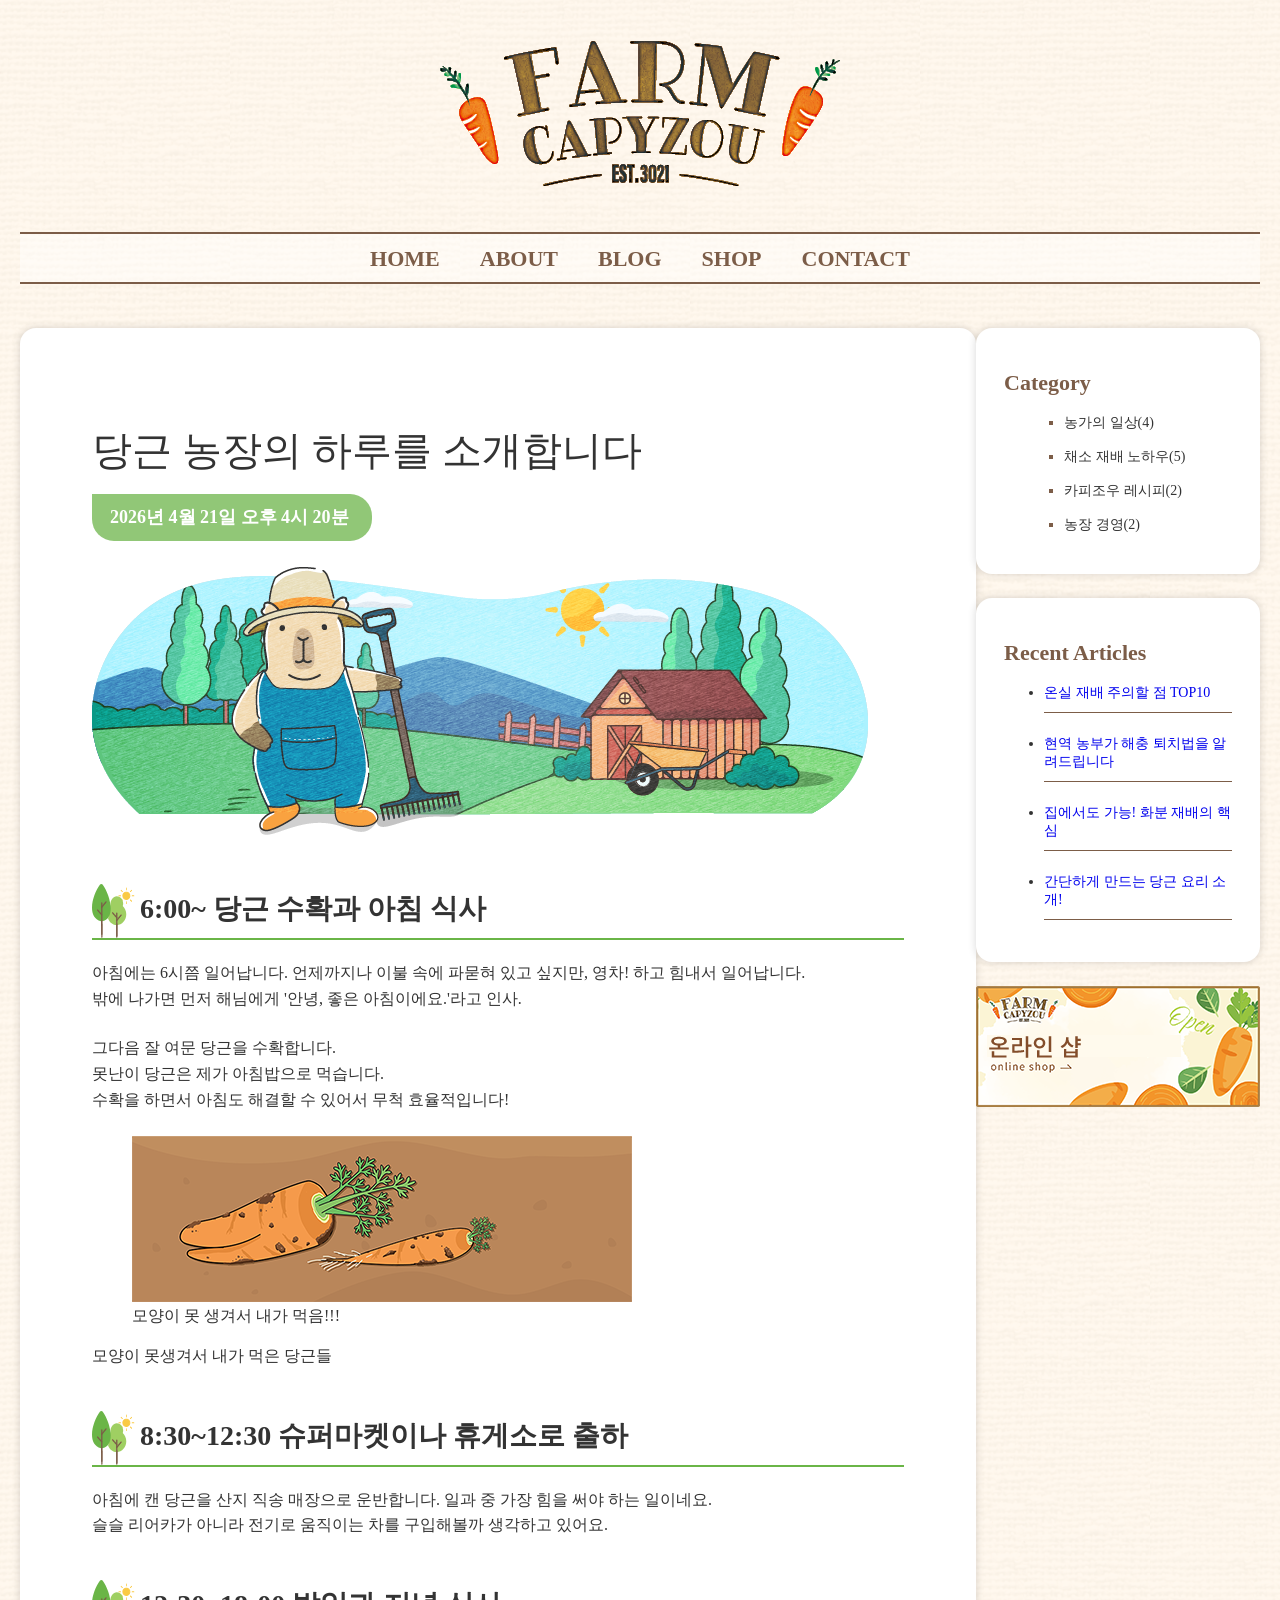
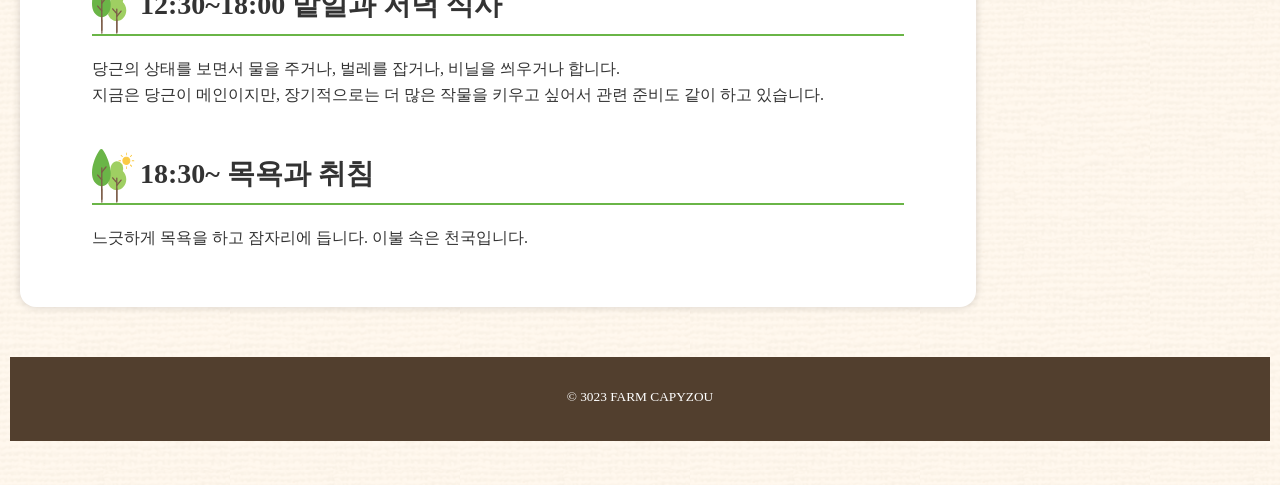
<file: index.html>
<!doctype html>
<html lang="ko">
  <head>
    <meta charset="UTF-8" />
    <link rel="stylesheet" href="./css/style.css" />
    <title>FARM CAPYZOU</title>
  </head>
  <body>
    <header>
      <h1><img src="./css/assets/logo.png" alt="FARM CAPYZOU" /></h1>
      <nav>
        <ul>
          <li><a href="#">HOME</a></li>
          <li><a href="#">ABOUT</a></li>
          <li><a href="#">BLOG</a></li>
          <li><a href="#">SHOP</a></li>
          <li><a href="#">CONTACT</a></li>
        </ul>
      </nav>
    </header>
    <div>
      <main>
        <article>
          <h2>당근 농장의 하루를 소개합니다</h2>
          <p class="postDate" >
            <time datetime="2026-04-21T16:20">
              <!-- 내가 만든 등록일시 -->
              2026년 4월 21일 오후 4시 20분
            </time>
          </p>
          <p class="eyecatch">
            <img
              src="./css/assets/eyecatch.png"
              alt="농원에 있는 카피조우 그림"
            />
          </p>
          
          <h3>6:00~ 당근 수확과 아침 식사</h3>
          <p>
            아침에는 6시쯤 일어납니다. 언제까지나 이불 속에 파묻혀 있고 싶지만,
            영차! 하고 힘내서 일어납니다.<br />밖에 나가면 먼저 해님에게 '안녕,
            좋은 아침이에요.'라고 인사.
          </p>
          <p>
            그다음 잘 여문 당근을 수확합니다.<br />
            못난이 당근은 제가 아침밥으로 먹습니다.<br />
            수확을 하면서 아침도 해결할 수 있어서 무척 효율적입니다!<br />
          </p>
          <figure>
            <img src="./css/assets/carrots.png" alt="못난이 당근 그림" />
            <figcaption>모양이 못 생겨서 내가 먹음!!!</figcaption>
            <!-- 캡션 부연설명 -->
          </figure>
          <p>모양이 못생겨서 내가 먹은 당근들</p>
          
          <h3>8:30~12:30 슈퍼마켓이나 휴게소로 출하</h3>
          <p>
            아침에 캔 당근을 산지 직송 매장으로 운반합니다. 일과 중 가장 힘을
            써야 하는 일이네요.<br />슬슬 리어카가 아니라 전기로 움직이는 차를
            구입해볼까 생각하고 있어요.
          </p>
          
          <h3>12:30~18:00 밭일과 저녁 식사</h3>
          <p>
            당근의 상태를 보면서 물을 주거나, 벌레를 잡거나, 비닐을 씌우거나
            합니다.<br />지금은 당근이 메인이지만, 장기적으로는 더 많은 작물을
            키우고 싶어서 관련 준비도 같이 하고 있습니다.
          </p>
          
          <h3>18:30~ 목욕과 취침</h3>
          <p>느긋하게 목욕을 하고 잠자리에 듭니다. 이불 속은 천국입니다.</p>
        </article>
      </main>
      <aside>
        <nav class="categoryNav">
          <h2>Category</h2>
          <ul>
            <li><a href="#">농가의 일상(4)</a></li>
            <li><a href="#">채소 재배 노하우(5)</a></li>
            <li><a href="#">카피조우 레시피(2)</a></li>
            <li><a href="#">농장 경영(2)</a></li>
          </ul>
        </nav>
        <nav class="recentNav">
          <h2>Recent Articles</h2>
          <ul>
            <li><a href="#">온실 재배 주의할 점 TOP10</a></li>
            <li><a href="#">현역 농부가 해충 퇴치법을 알려드립니다</a></li>
            <li><a href="#">집에서도 가능! 화분 재배의 핵심</a></li>
            <li><a href="#">간단하게 만드는 당근 요리 소개!</a></li>
            <li>
              <a href="#"
                >농사지어서 먹고살 수 있을까? 제일 궁금해하는 연 수입 대공개</a
              >
            </li>
            <li><a href="#">안녕하세요. FARM CAPYZOU입니다.</a></li>
          </ul>
        </nav>

        <p>
          <a href="#"
            ><img src="./css/assets/side_banner.png" alt="온라인 샵 배너"
          /></a>
        </p>
      </aside>
    </div>
    <footer>
      <p><small>© 3023 FARM CAPYZOU</small></p>
    </footer>
  </body>
</html>
</file>
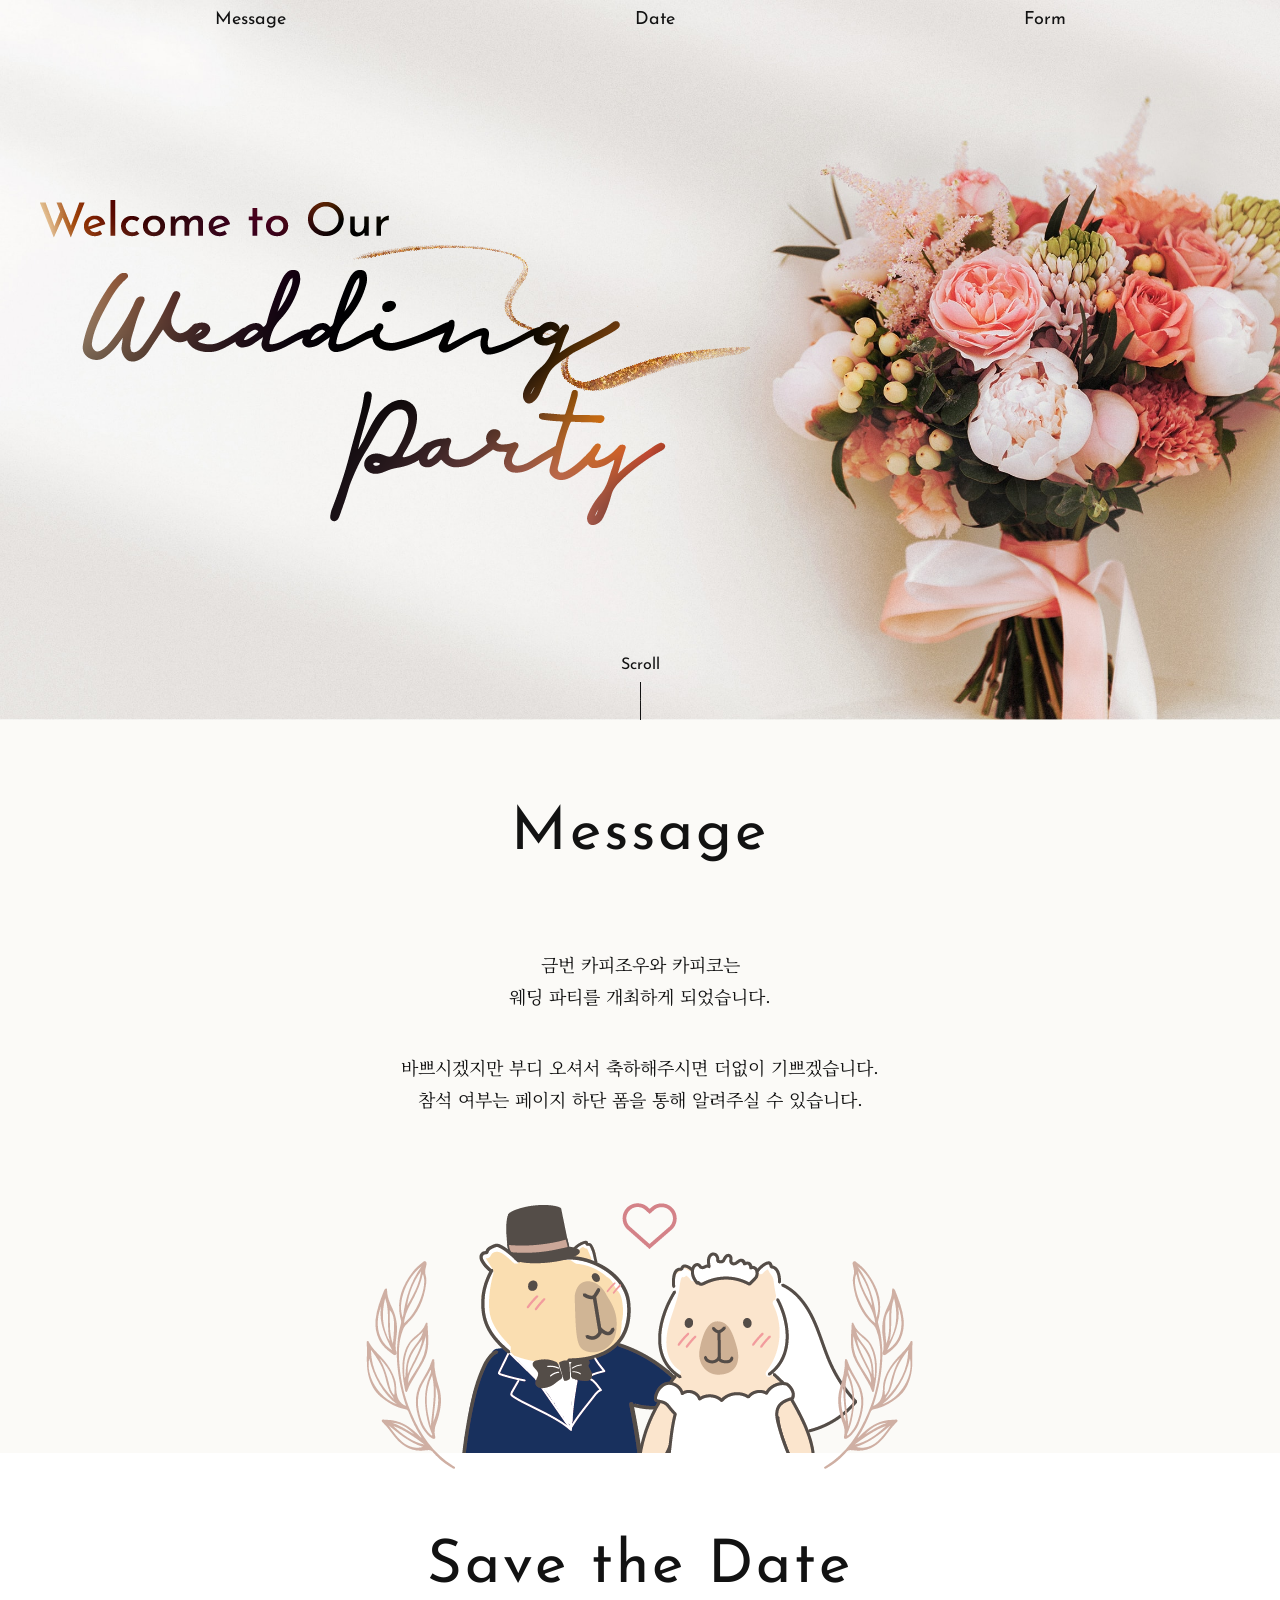
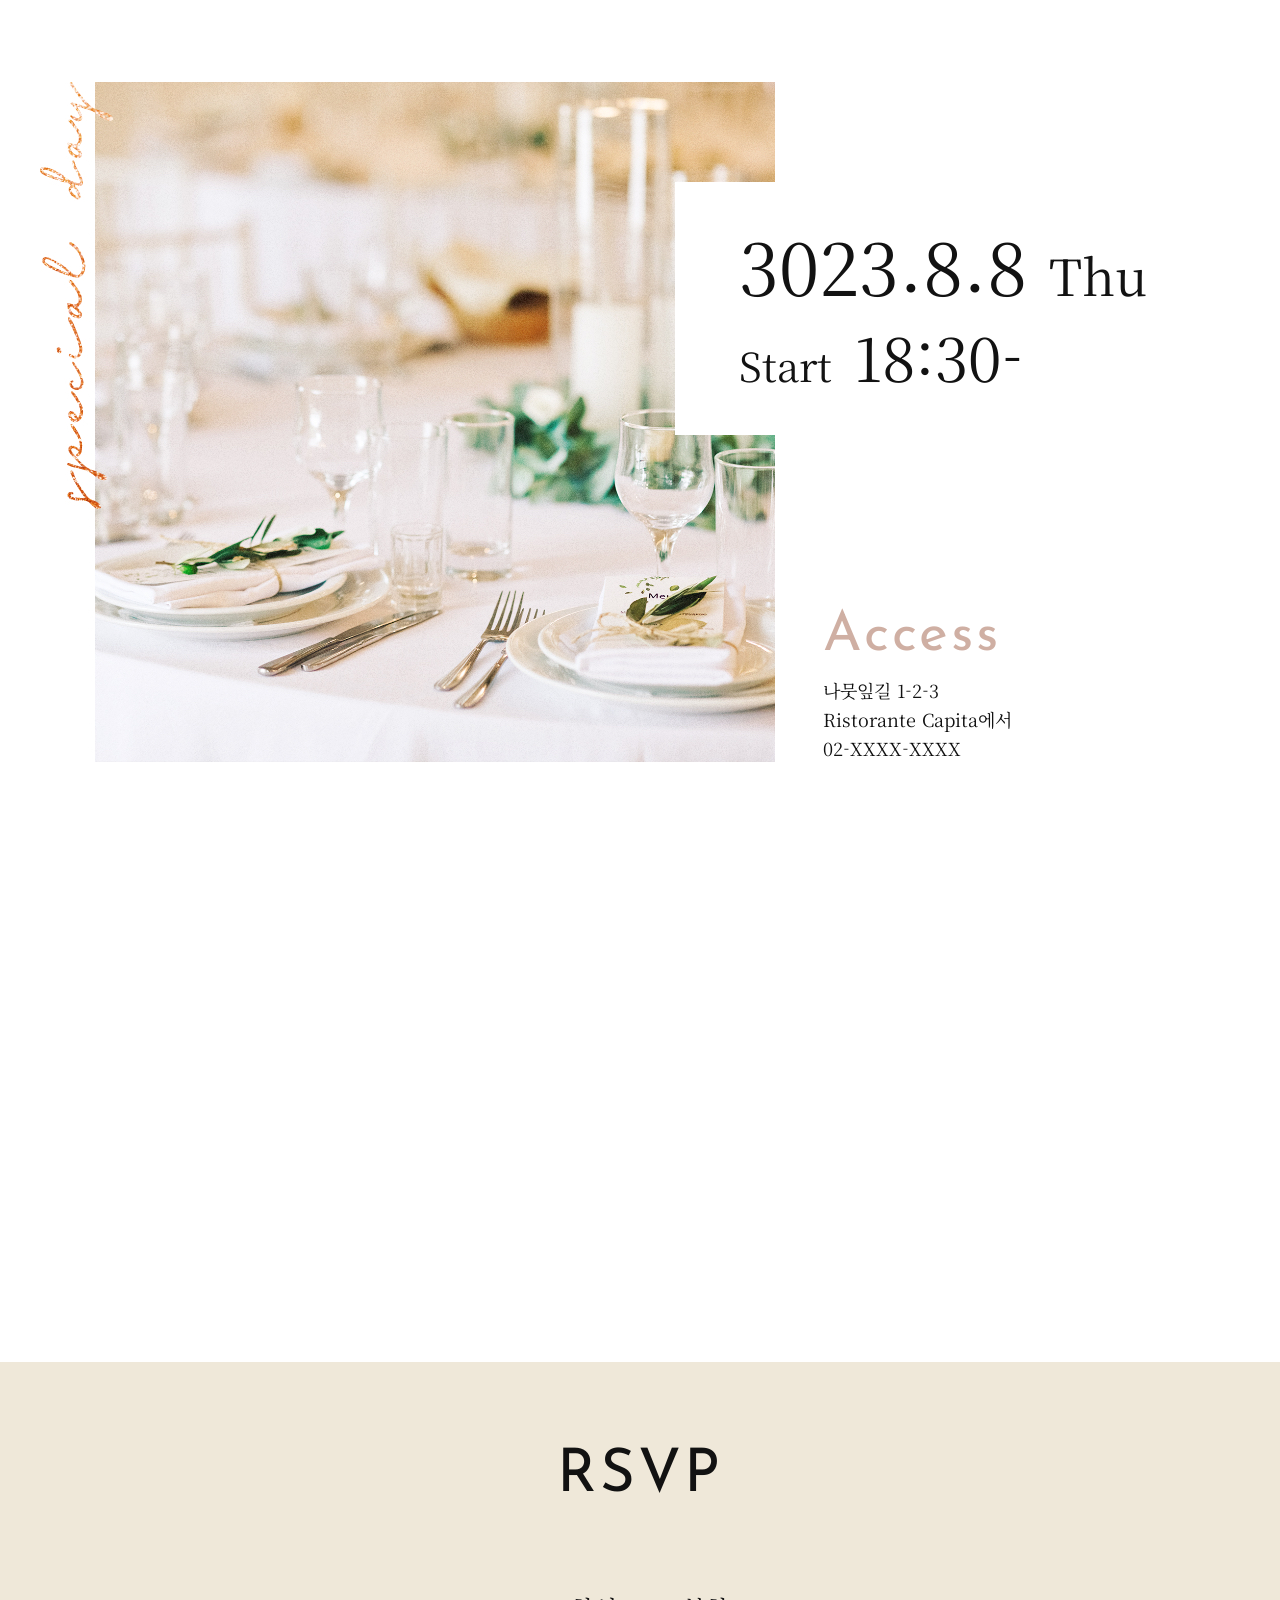
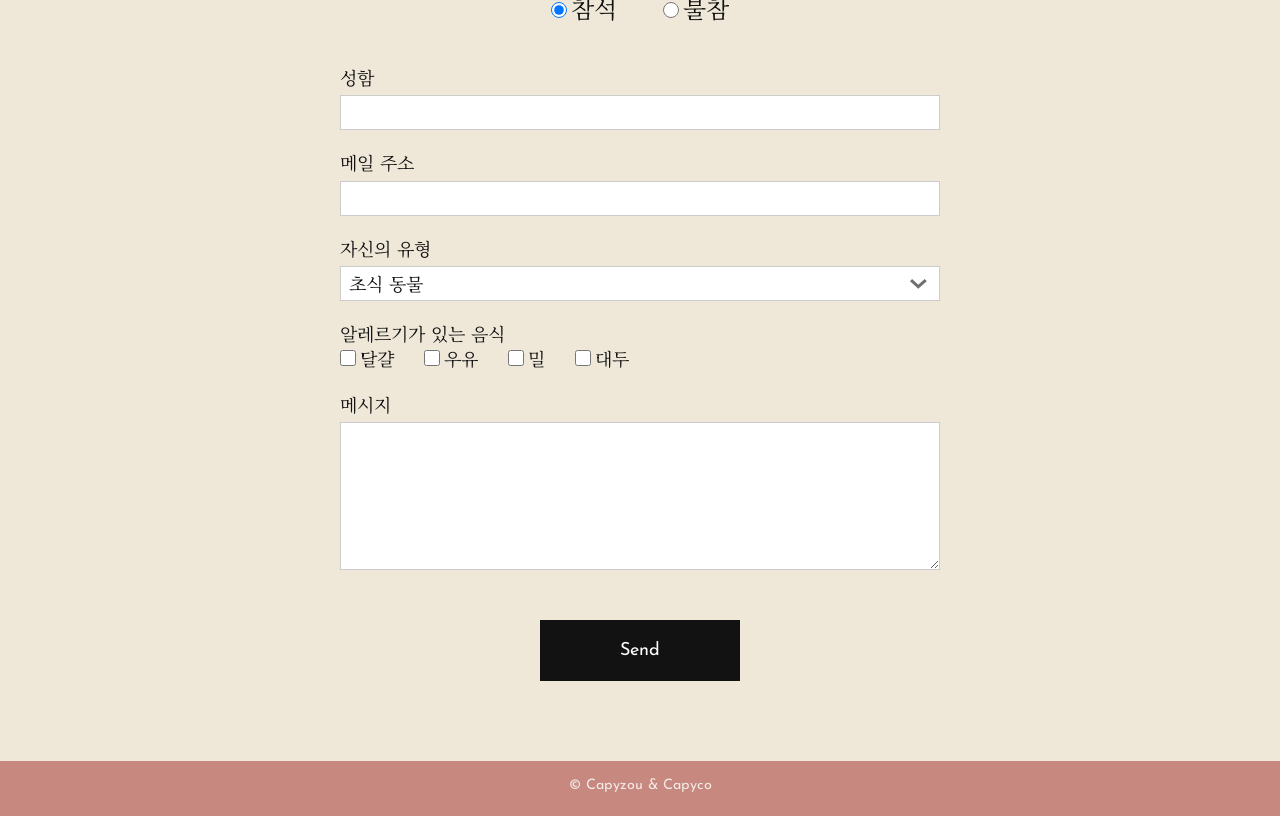
<file: work/index.html>
<!DOCTYPE html>
<html lang="ko">
  <head>
    <meta charset="UTF-8">
    <link rel="stylesheet" href="css/reset.css">
    <link rel="preconnect" href="https://fonts.googleapis.com">
    <link rel="preconnect" href="https://fonts.gstatic.com" crossorigin>
    <link href="https://fonts.googleapis.com/css2?family=Josefin+Sans&family=Noto+Serif+KR&display=swap" rel="stylesheet">
    <link rel="stylesheet" href="css/style.css">
    <title>Wedding Party Invitation</title>
  </head>
  <body>
    <header>
      <div class="innerWrap">
        <h1>
          <img src="images/hero_text.png" alt="Welcome to Our Wedding Party">
        </h1>
        <nav>
          <ul class="ffJosefin">
            <li><a href="#msgArea">Message</a></li>
            <li><a href="#dateArea">Date</a></li>
            <li><a href="#formArea">Form</a></li>
          </ul>
        </nav>
        <p class="scroll ffJosefin">Scroll<br><img src="images/bar.png" alt=""></p>
      </div>
    </header>
    <main>
      <section class="msgSec" id="msgArea">
        <div class="innerWrap">
          <h2 class="ffJosefin">Message</h2>
          <p>
            금번 카피조우와 카피코는<br>
            웨딩 파티를 개최하게 되었습니다.<br>
          </p>
          <p>
            바쁘시겠지만 부디 오셔서 축하해주시면 더없이 기쁘겠습니다.<br>
            참석 여부는 페이지 하단 폼을 통해 알려주실 수 있습니다.<br>
          </p>
          <p class="illust"><img src="images/message_img.png" alt="카피조우와 카피코"></p>
        </div>
      </section>
      <section class="dateSec" id="dateArea">
        <div class="innerWrap">
          <h2 class="ffJosefin">Save the Date</h2>
          <div class="layoutWrap">
            <p><img src="images/date_img.jpg" alt=""></p>
            <div>
              <p class="dateDetailSec">
                3023.8.8 <span class="word1">Thu</span><br>
                <span class="word2">Start</span> <span class="word3">18:30-</span>
              </p>
              <section class="accessSec">
                <h3 class="ffJosefin">Access</h3>
                <p>
                  나뭇잎길 1-2-3<br>
                  Ristorante Capita에서<br>
                  02-XXXX-XXXX<br>
                </p>
              </section>
            </div>
          </div>
        </div>
      </section>
      <section class="formSec" id="formArea">
        <div class="innerWrap">
          <h2 class="ffJosefin">RSVP</h2>
          <form action="" method="">
            <p class="attendRadio">
              <label><input type="radio" name="attend" value="참석" checked="checked">참석</label>
              <label><input type="radio" name="attend" value="불참">불참</label>
            </p>
            <p>
              성함<input type="text" name="user_name">
            </p>
            <p>
              메일 주소<input type="email" name="user_mail">
            </p>
            <p>
              자신의 유형
              <select name="user_type">
                <option value="초식 동물">초식 동물</option>
                <option value="육식 동물">육식 동물</option>
                <option value="인간">인간</option>
              </select>
            </p>
            <p class="allergyCheck">
              알레르기가 있는 음식<br>
              <label><input type="checkbox" name="allergy" value="달걀">달걀</label>
              <label><input type="checkbox" name="allergy" value="우유">우유</label>
              <label><input type="checkbox" name="allergy" value="밀">밀</label>
              <label><input type="checkbox" name="allergy" value="대두">대두</label>
            </p>
            <p>
              메시지
              <textarea name="message"></textarea>
            </p>
            <p class="submitBtn">
              <input type="submit" value="Send" class="ffJosefin">
            </p>
          </form>
        </div>
      </section>
    </main>
    <footer class="ffJosefin">
      <p><small>© Capyzou & Capyco</small></p>
    </footer>
  </body>
</html>
</file>
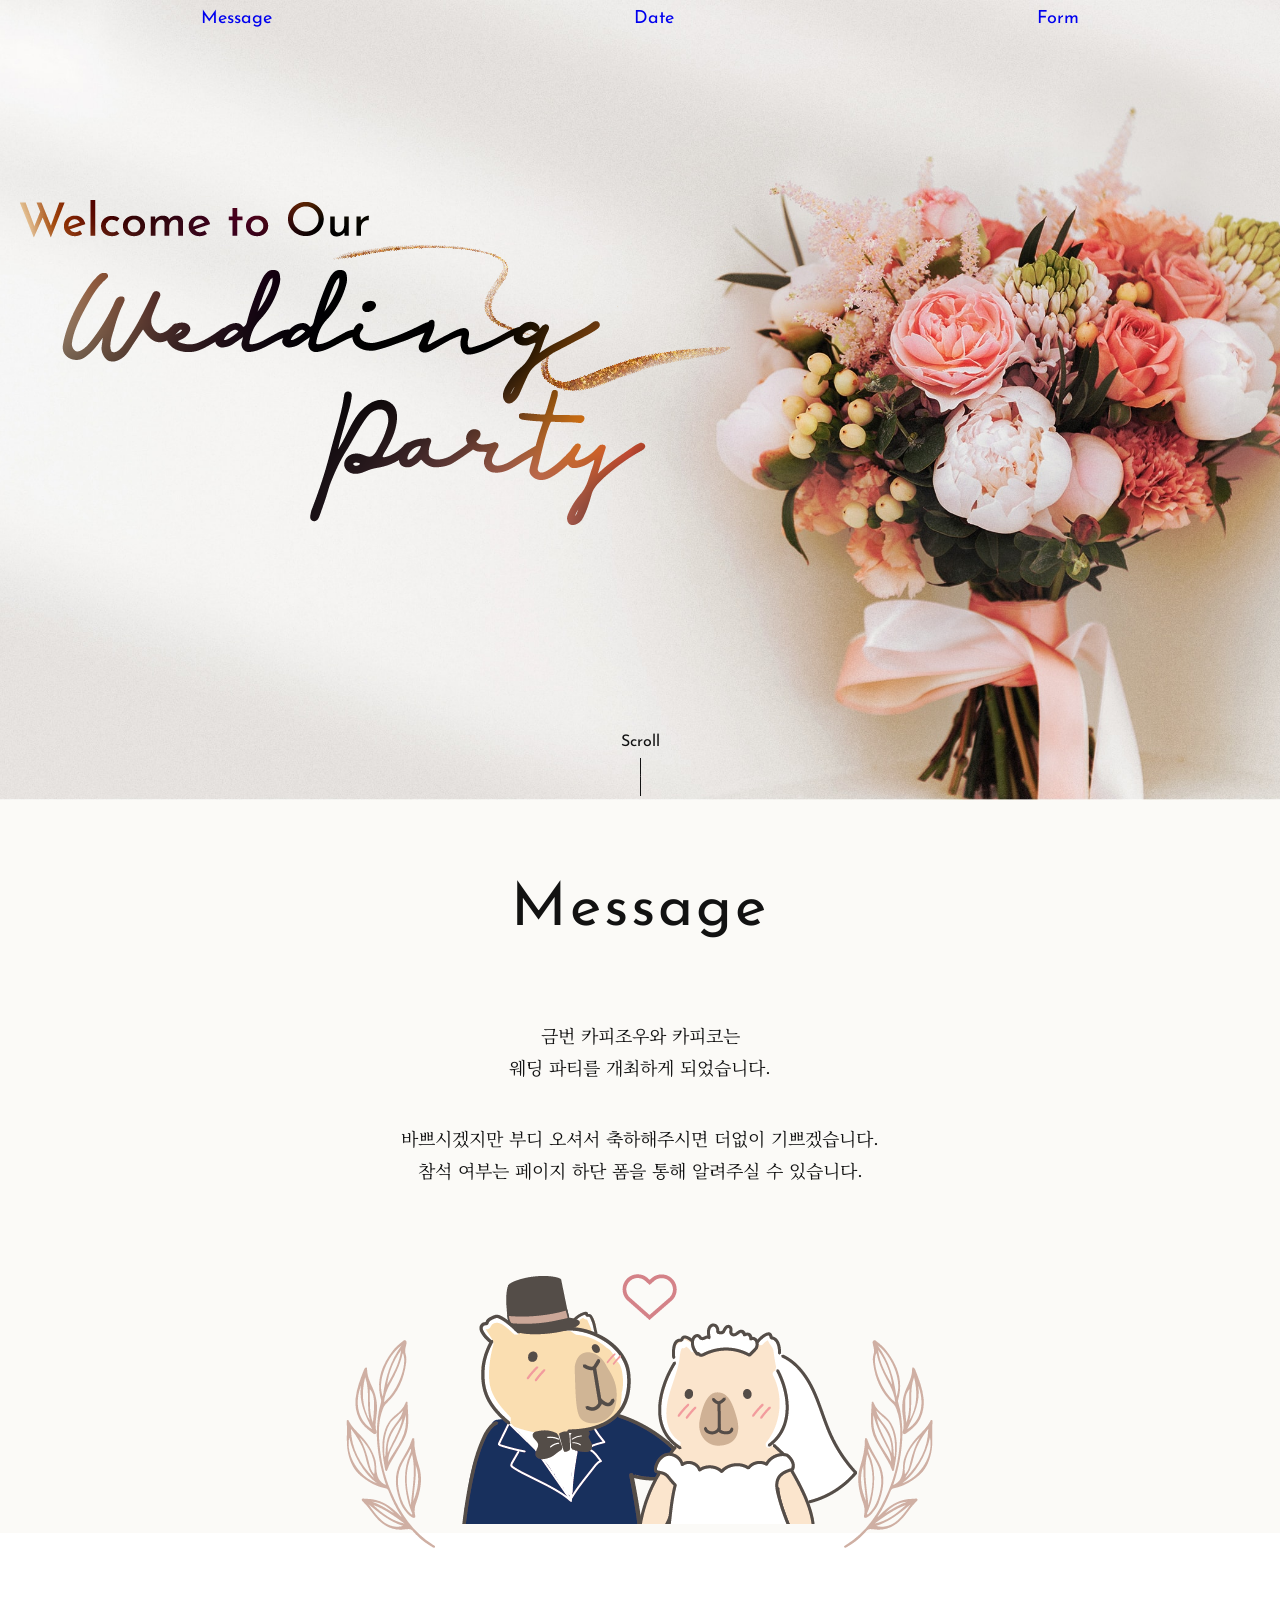
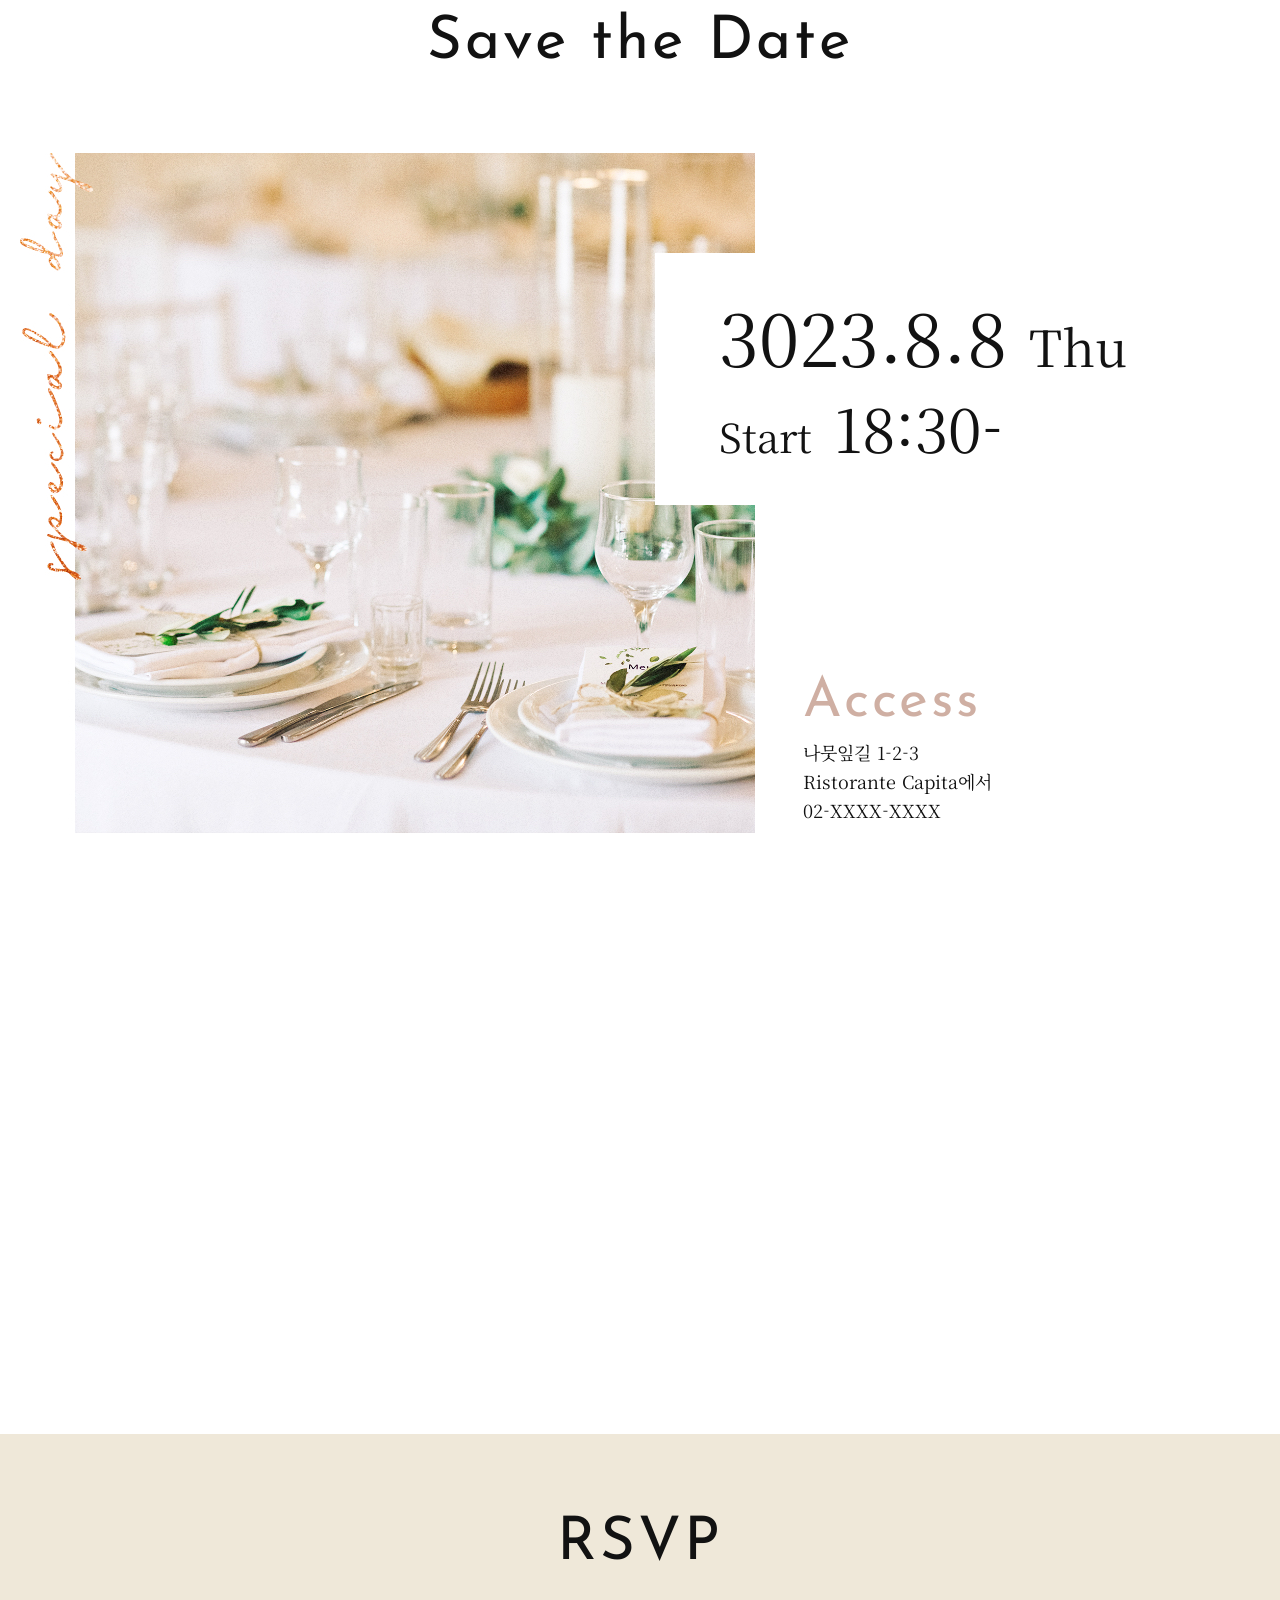
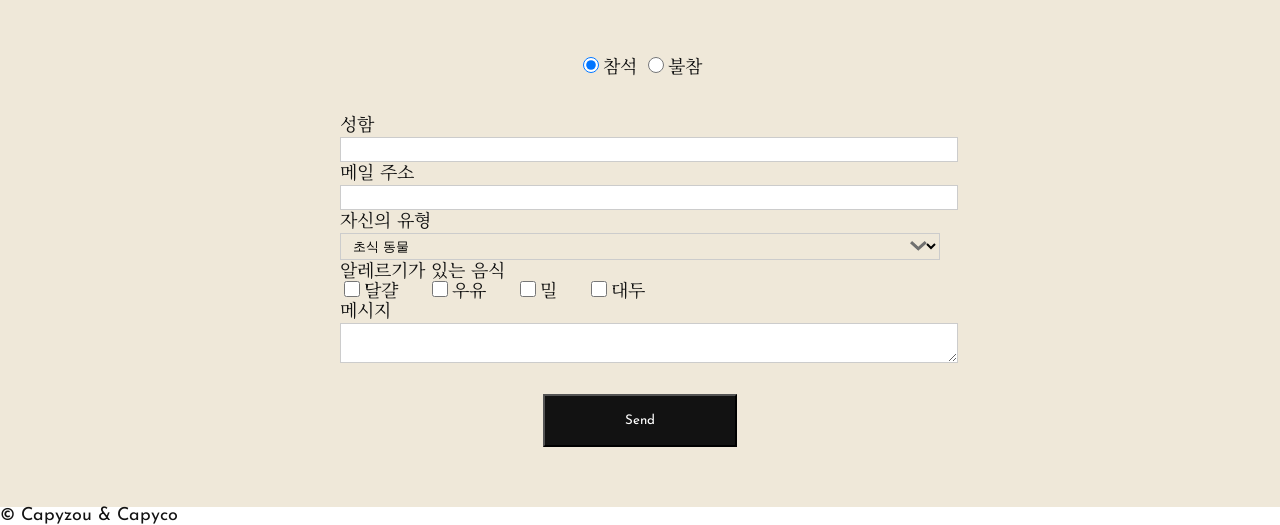
<file: index1.html>
<!doctype html>
<html lang="ko">
  <head>
    <meta charset="UTF-8" />
    <meta name="viewport" content="width=device-width, initial-scale=1.0">
    <link rel="stylesheet" href="./css/reset.css" />
    <link rel="preconnect" href="https://fonts.googleapis.com" />
    <link rel="preconnect" href="https://fonts.gstatic.com" crossorigin />
    <link
      href="https://fonts.googleapis.com/css2?family=Josefin+Sans&family=Noto+Serif+KR&display=swap"
      rel="stylesheet"
    />
    <link rel="stylesheet" href="./css/index1.css" />
    <!-- ←여러분의 작업 파일에는 css/style.css가 들어갑니다 -->
    <title>Wedding Party Invitation</title>
  </head>
  <body>
    <header>
      <div class="innerWrap">
        <h1>
          <img src="./css/assets/hero_text.png" alt="Welcome to Our Wedding Party" />
        </h1>
        <nav>
          <ul class="ffJosefin">
            <li><a href="#msgArea">Message</a></li>
            <li><a href="#dateArea">Date</a></li>
            <li><a href="#formArea">Form</a></li>
          </ul>
        </nav>
        <p class="scroll ffJosefin">
          Scroll<br /><img src="./css/assets/bar.png" alt="" />
        </p>
      </div>
    </header>
    <main>
      <section class="msgSec" id="msgArea">
        <div class="innerWrap">
          <h2 class="ffJosefin">Message</h2>
          <p>
            금번 카피조우와 카피코는<br />
            웨딩 파티를 개최하게 되었습니다.<br />
          </p>
          <p>
            바쁘시겠지만 부디 오셔서 축하해주시면 더없이 기쁘겠습니다.<br />
            참석 여부는 페이지 하단 폼을 통해 알려주실 수 있습니다.<br />
          </p>
          <p class="illust">
            <img src="./css/assets/message_img.png" alt="카피조우와 카피코" />
          </p>
        </div>
      </section>
      <section class="dateSec" id="dateArea">
        <div class="innerWrap">
          <h2 class="ffJosefin">Save the Date</h2>
          <div class="layoutWrap">
            <p><img src="./css/assets/date_img.jpg" alt="" /></p>
            <div>
              <p class="dateDetailSec">
                3023.8.8 <span class="word1"> Thu </span><br />
                 <span class="word2"> Start</span>
                 <span class="word3"> 18:30-</span>
              </p>
              <section class="accessSec">
                <h3 class="ffJosefin">Access</h3>
                <p>
                  나뭇잎길 1-2-3<br />
                  Ristorante Capita에서<br />
                  02-XXXX-XXXX<br />
                </p>
              </section>
            </div>
          </div>
        </div>
      </section>
      <section class="formSec" id="formArea">
        <div class="innerWrap">
          <h2 class="ffJosefin">RSVP</h2>
          <form action="" method="">
            <p class="attendRadio">
              <label
                ><input
                  type="radio"
                  name="attend"
                  value="참석"
                  checked="checked"
                />참석</label
              >
              <label
                ><input type="radio" name="attend" value="불참" />불참</label
              >
            </p>
            <p>성함<input type="text" name="user_name" /></p>
            <p>메일 주소<input type="email" name="user_mail" /></p>
            <p>
              자신의 유형
              <select name="user_type">
                <option value="초식 동물">초식 동물</option>
                <option value="육식 동물">육식 동물</option>
                <option value="인간">인간</option>
              </select>
            </p>
            <p class="allergyCheck">
              알레르기가 있는 음식<br />
              <label
                ><input
                  type="checkbox"
                  name="allergy"
                  value="달걀"
                />달걀</label
              >
              <label
                ><input
                  type="checkbox"
                  name="allergy"
                  value="우유"
                />우유</label
              >
              <label
                ><input type="checkbox" name="allergy" value="밀" />밀</label
              >
              <label
                ><input
                  type="checkbox"
                  name="allergy"
                  value="대두"
                />대두</label
              >
            </p>
            <p>
              메시지
              <textarea name="message"></textarea>
            </p>
            <p class="submitBtn">
              <input type="submit" value="Send" class="ffJosefin" />
            </p>
          </form>
        </div>
      </section>
    </main>
    <footer class="ffJosefin">
      <p><small>© Capyzou & Capyco</small></p>
    </footer>
  </body>
</html>
</file>
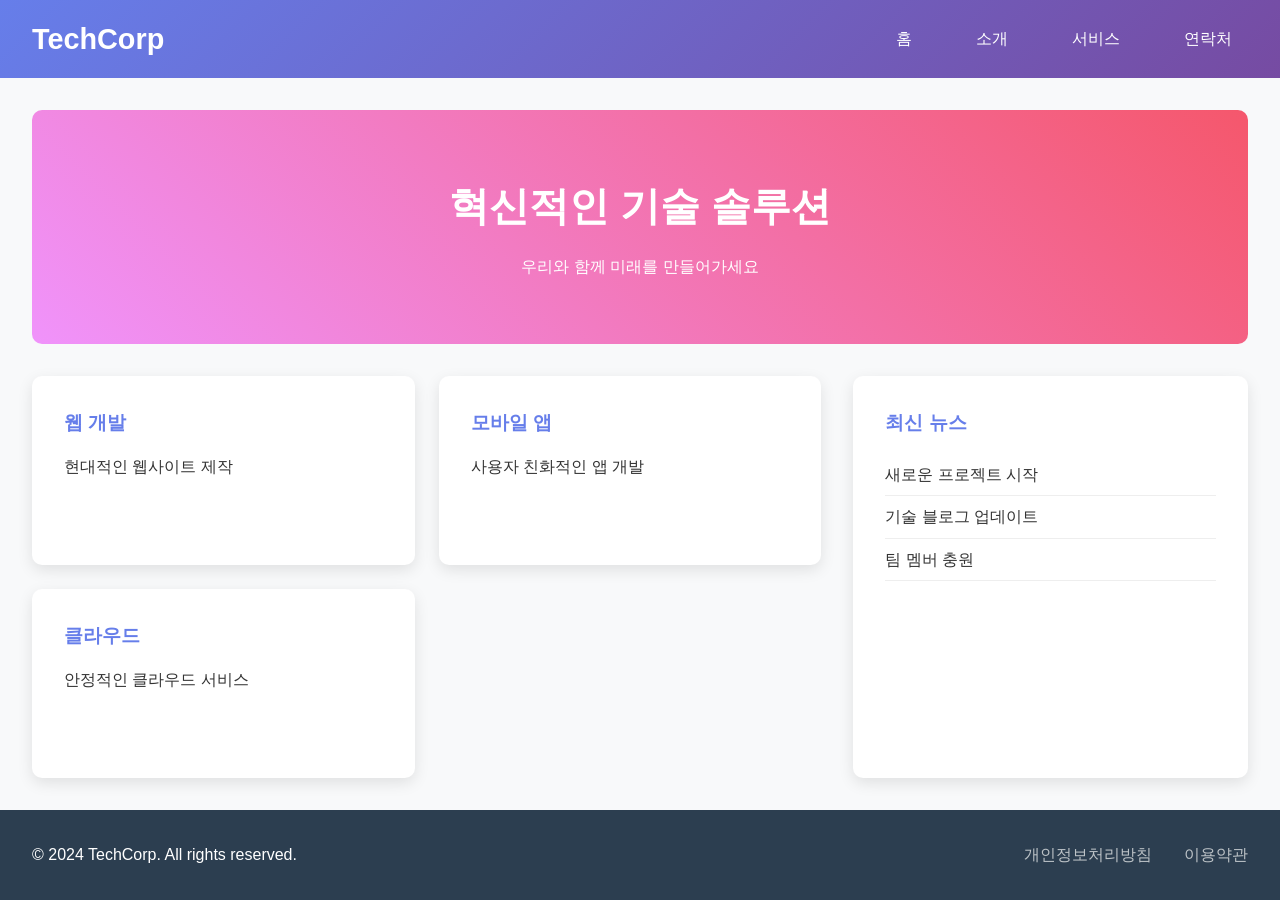
<file: study.html>
<!DOCTYPE html>
<html>
<head>
 <!DOCTYPE html>
<html lang="ko">
<head>
    <meta charset="UTF-8">
    <meta name="viewport" content="width=device-width, initial-scale=1.0">
    <title>모던 웹사이트</title>
    <link rel="stylesheet" href="./css/study.css">
</head>
<body>
    <!-- 헤더: Flexbox로 네비게이션 정렬 -->
    <header class="header">
        <div class="logo">
            <h1>TechCorp</h1>
        </div>
        <nav class="nav">
            <a href="#home">홈</a>
            <a href="#about">소개</a>
            <a href="#services">서비스</a>
            <a href="#contact">연락처</a>
        </nav>
    </header>

    <!-- 메인: Grid로 콘텐츠 배치 -->
    <main class="main">
        <section class="hero">
            <h2>혁신적인 기술 솔루션</h2>
            <p>우리와 함께 미래를 만들어가세요</p>
        </section>
        <section class="services">
            <div class="service-card">
                <h3>웹 개발</h3>
                <p>현대적인 웹사이트 제작</p>
            </div>
            <div class="service-card">
                <h3>모바일 앱</h3>
                <p>사용자 친화적인 앱 개발</p>
            </div>
            <div class="service-card">
                <h3>클라우드</h3>
                <p>안정적인 클라우드 서비스</p>
            </div>
        </section>
        <aside class="sidebar">
            <h3>최신 뉴스</h3>
            <ul>
                <li>새로운 프로젝트 시작</li>
                <li>기술 블로그 업데이트</li>
                <li>팀 멤버 충원</li>
            </ul>
        </aside>
    </main>

    <!-- 푸터: Flexbox로 정보 정렬 -->
    <footer class="footer">
        <div class="footer-info">
            <p>&copy; 2024 TechCorp. All rights reserved.</p>
        </div>
        <div class="footer-links">
            <a href="#privacy">개인정보처리방침</a>
            <a href="#terms">이용약관</a>
        </div>
    </footer>
</body>
</html>
</file>
<file: css/style.css>
@charset "utf-8";

body {
  background-image: url("./assets/bg.png");
  font-size: 16px;
  color: #333333;
}

a {
  text-decoration: none;
}

header {
  width: 1240px;
  margin: 0 auto 44px;
}

h1 {
  text-align: center;
  padding: 20px 0px 16px;
}
/* header 안에 있는 nav 안에 있는 ul */
header nav ul {
  display: flex;
  list-style: none;
  justify-content: center;
  border-top: 2px solid #7c5d48;
  border-bottom: 2px solid #7c5d48;
  background-color: rgb(255, 255, 255, 0.42);
  padding: 12px 0px 10px;
}

header nav ul li {
  margin: 0 20px;
}

header nav ul li a {
  font-size: 22px;
  font-weight: bold;
  color: #7c5d48;
  text-decoration: none;
}

header nav ul li a:hover {
  text-decoration: underline #ed7a92 2px;
}
div {
  width: 1240px;
  margin: 0 auto 50px;
  display: flex;
  justify-content: space-between; /* 양쪽정렬 */
}

main {
  flex-basis: 920px;
  background-color: #ffffff;
  border-radius: 16px;
  padding: 62px 72px 32px 72px;
  box-shadow: 0px 0px 8px rgb(0, 0, 0 ,0.16);
}

aside {
  flex-basis:284px;
}

aside nav{
  border-radius: 16px;
  background-color: #ffffff;
  box-shadow: 0px 0px 8px rgb(0, 0, 0 ,0.16);
  padding: 24px 28px;
  margin-bottom: 24px;
}
aside nav h2 {
  margin-bottom: 18px;
  font-size: 22px;
  font-weight: bold;
  color: #7c5d48;
}

aside nav ul {
  font-size: 14px;

}

.categoryNav ul li {
  list-style-type: square;
  color: #7c5d48;
  margin: 0 0 16px 20px;

}

.categoryNav ul li a {
  color: #333333;

}

.recentNav ul li {
  border-bottom: 1px solid #7c5d48;
  padding-bottom: 10px;
  margin-bottom: 22px;
  

}

.recentNav ul {
  height: 240px;
  overflow: hidden scroll;
}
article h2 {
  font-size: 40px;
  font-weight: 500;
  /* 400 일반 700 굵게 */
  margin-bottom: 8px;
}
time {
  background-color: #91c777;
  border-radius: 0px 22px 22px 22px;
  font-size: 18px;
  font-weight: bold;
  color: #ffffff;
  padding: 11px 23px 10px 18px;
  display: inline-block;
}

/* display : inline-block;을 설정하면(
위아래 약간의 padding이 자동으로 설정된다 
"줄 바꿈 없이 옆으로 놓고 싶지만"
크기랑 여백도 마음대로 조절하고 싶을 때"*/

.postDate {
  margin-bottom: 26px;
}
.eyecatch {
  margin-bottom: 26px;
}
article h3 {
  border-bottom: 2px solid #6ab547;
  margin-bottom: 20px;
  font-size: 28px;
  font-weight: 600;
  background-image: url(./assets/h2_icon.png);
  background-repeat: no-repeat;
  /* 이미지 하나만 반복 안 되게 하기위해 */
  background-position: left bottom;
  /* 이미지 지정 */
  padding: 20px 10px 10px 48px;

}
article p {
  line-height: 160%;
  margin-bottom: 24px;
}

footer {
  background-color: #523f2e;
  color: #ffffff;
  text-align: center;
  padding: 14px 10px 20px;
  margin: 0 auto 44px;
  width: 1240px;
}
</file>
<file: work/css/style.css>
@charset "utf-8";
body {
  font-family: 'Noto Serif KR', serif;
  font-size: 18px;
  color: #121212;
}
.ffJosefin {
  font-family: 'Josefin Sans',sans-serif;
}
.innerWrap {
  width: 1240px;
  margin: 0 auto;
  padding: 80px 20px 0;
}
main h2 {
  text-align: center;
  font-size: 60px;
  letter-spacing: .05em;
  margin-bottom: 80px;
}
header {
  background: url(../images/hero.jpg) no-repeat right center/cover;
}
header .innerWrap {
  height: 720px;
  position: relative;
}
header h1 {
  padding-top: 120px;
}
header .scroll {
  position: absolute;
  left: 0;
  bottom: 0;
  width: 100%;
  text-align: center;
  font-size: 16px;
}
header .scroll img {
  margin-top: 8px;
}
header nav {
  position: fixed;
  top: 0;
  left: 0;
  width: 100%;
  z-index: 100;
}
header nav ul {
  display: flex;
  justify-content: space-around;
  width: 1240px;
  margin: 0 auto;
  padding: 10px 20px;
}
header nav ul li a:hover {
  text-decoration: underline;
}
.msgSec {
  background-color: #fbfaf7;
}
.msgSec p {
  text-align: center;
  line-height: 1.75;
  margin-bottom: 40px;
}
.msgSec p.illust {
  margin-top: 80px;
  margin-bottom: 0;
  position: relative;
}
.msgSec p.illust::before {
  content: url(../images/deco_left.png);
  position: absolute;
  left: 320px;
  bottom: -30px;
}
.msgSec p.illust::after {
  content: url(../images/deco_right.png);
  position: absolute;
  right: 320px;
  bottom: -30px;
}
.dateSec {
  background-color: #ffffff;
  padding-bottom: 120px;
}
.dateSec .layoutWrap {
  display: flex;
}
.dateSec .layoutWrap > p {
  flex-basis: 735px;
}
.dateSec .layoutWrap > div {
  flex-basis: 465px;
  padding-top: 100px;
}
.dateSec .dateDetailSec {
  font-size: 72px;
  margin: 0 0 170px -100px;
  background-color: #ffffff;
  padding: 40px 64px;
  line-height: 1.2;
}
.word1 {font-size: 50px;}
.word2 {font-size: 40px;}
.word3 {font-size: 60px;}
.accessSec {
  margin-left: 48px;
}
.accessSec h3 {
  color: #cfafa3;
  font-size: 55px;
  letter-spacing: .05em;
  margin-bottom: 8px;
}
.accessSec p {
  line-height: 1.6;
}
.formSec {
  background-color: #efe8d9;
  padding-bottom: 60px;
}
form {
  width: 600px;
  margin: 0 auto;
}
input[type="text"],
input[type="email"],
select,
textarea {
  border: 1px solid #cccccc;
  background-color: #ffffff;
  width: 100%;
  margin-top: 5px;
  padding: 4px 8px;
}
input[type="radio"],
input[type="checkbox"] {
  width: 16px;
  height: 16px;
  vertical-align: baseline;
  margin-right: 4px;
}
.attendRadio {
  text-align: center;
  margin-bottom: 40px;
}
.attendRadio label {
  margin: 0 20px;
  font-size: 24px;
}
.allergyCheck label {
  margin-right: 24px;
}
select {
  background: #ffffff url(../images/arrow.png) no-repeat 98% 50%/17px 10px;
}
textarea {
  height: 148px;
  margin-bottom: 30px;
}
form > p {
  line-height: 1.4;
  margin-bottom: 20px;
}
.submitBtn {
  text-align: center;
}
input[type="submit"] {
  background-color: #121212;
  color: #ffffff;
  padding: 18px 80px;
}
footer {
  background-color: #c7887f;
  color: #f3e9e5;
  padding: 14px 10px 20px;
  text-align: center;
}
.dateSec {
  margin-bottom: 480px;
}
.dateSec::after {
  content: "";
  position: fixed;
  left: 0;
  top: 0;
  width: 100%;
  height: 100%;
  background: url(../images/bg.jpg) no-repeat center/cover;
  z-index: -1;
}
input[type="submit"]:hover {
  background-color: #c7887f;
  margin-left: 20px;
  transition-property: background-color,margin-left;
  transition-duration: 300ms;
  transition-timing-function: ease-in;
  transition-delay: 0ms;
}
@keyframes scrollAnimation {
  0% {
    transform: scaleY(0);
    transform-origin: top;
  }
  50% {
    transform: scaleY(1);
    transform-origin: top;
  }
  50.1% {
    transform: scaleY(1);
    transform-origin: bottom;
  }
  100% {
    transform: scaleY(0);
    transform-origin: bottom;
  }
}
header .scroll img {
  animation-name: scrollAnimation;
  animation-duration: 1.8s;
  animation-timing-function: ease-out;
  animation-iteration-count: infinite;
}
</file>
<file: css/index1.css>
@charset "utf-8";
body {
  font-family: 'Noto Serif KR', serif;
  font-size: 18px;
  color: #121212;
}
.ffJosefin {
  font-family: 'Josefin Sans',sans-serif;
}
.innerWrap {
  width: 1240px;
  margin: 0 auto;
  padding: 80px 20px 0;
}

a {
text-decoration: none;

}

main h2 {
  text-align: center;
  font-size: 60px;
  letter-spacing: .05em;
  margin-bottom: 80px;
}
header {
  background: url(../css/assets/hero.jpg) no-repeat right center/cover;
}
header .innerWrap {
  height: 720px;
  position: relative;
}
header h1 {
  padding-top: 120px;
}
header .scroll {
  position: absolute;
  left: 0;
  bottom: 0;
  width: 100%;
  text-align: center;
  font-size: 16px;
}
header .scroll img {
  margin-top: 8px;
}
header nav {
  position: fixed;
  top: 0;
  left: 0;
  width: 100%;
  z-index: 100;
}
header nav ul {
  display: flex;
  justify-content: space-around;
  width: 1240px;
  margin: 0 auto;
  padding: 10px 20px;
  
}
header nav ul li a:hover {
  text-decoration: underline;
}
.msgSec {
  background-color: #fbfaf7;
}
.msgSec p {
  text-align: center;
  line-height: 1.75;
  margin-bottom: 40px;
}
.msgSec p.illust {
  margin-top: 80px;
  margin-bottom: 0;
  position: relative;
}
.msgSec p.illust::before {
  content: url(../css/assets/deco_left.png);
  position: absolute;
  left: 320px;
  bottom: -30px;
}
.msgSec p.illust::after {
  content: url(../css/assets/deco_right.png);
  position: absolute;
  right: 320px;
  bottom: -30px;
}
/* dateSec */
.dateSec {
  background-color: #ffffff;
  padding-bottom: 120px;
}
.dateSec .layoutWrap {
  display: flex;
  /* 내가 품고 있는 자식에게 자유를 준다 */

}
.dateSec .layoutWrap > p {
  flex-basis: 735px;
  /* flex-basis 차지할 “출발 크기” */
}
.dateSec .layoutWrap > div {
  flex-basis: 465px;
  padding-top: 100px;
}
.dateSec .dateDetailSec {
    font-size: 72px;
    margin: 0 0 170px -100px;
    background-color: #ffffff;
    padding: 40px 64px;
    line-height: 1.2;
}

.word1 {
    font-size: 50px;
}
.word2{
    font-size: 40px;
}
.word3{
    font-size: 60px;
}

.accessSec {
    margin-left: 48px;
}

.accessSec h3 {
    font-size: 55px;
    color: #cfafa3;
    letter-spacing: 0.05em;
    margin-bottom: 8px;

}

.accessSec p {
    line-height: 1.6;
}

.formSec {
    background-color: #efe8d9;
    padding-bottom: 60px;

}

form {
    width: 600px;
    margin: 0 auto;
}
/* 똑같은 명령어를 하기 싫어서 공통적으로 적용함
    ,콤마 연결해서 씀 */
input[type="text"],
input[type="email"],
select,
textarea {
    border: 1px solid #cccccc;
    background-color: #ffffff;
    width: 100%;
    margin-top: 5px;
    padding: 4px 8px;
    
}

input[type="radio"],
input[type="checkbox"] {
    width: 16px;
    height: 16px;
    margin-right: 4px;
    vertical-align: baseline;
}

.attendRadio {
    text-align: center;
    margin-bottom: 40px;
}
.attendRadi label {
    margin: 0 20px;
    font-size: 24px;
}

.allergyCheck label {
    margin-right: 24px;
}


select {
    background: url(../css/assets/arrow.png) no-repeat 98% 50%/17px 10px;
                                             /* 이미/반복/위치(x y)/ 크기 */
    /* />>>>> 백그라운드 사이즈
    " arrow.png 이미지를 반복없이 오른쪽 끝(98%) + 세로 중앙(50%)에 배치하고
    크기는 17X10px로 표시한다. */
}
.submitBtn {
    text-align: center;
    
}

input[type="submit"] {
    background-color: #121212;
    color: #ffffff;
    padding: 18px 80px;
    
}
textarea {
    margin-bottom: 30px;

}

.dateSec {
    margin-bottom: 480px;
    
}

/* 패럴랙스(Parallax): 
스크롤할 때 배경과 내용이 서로 다른 속도로 움직이는 효과 */
.dateSec::after {
    content: "";
    /* before after에서 필수로 content 써야함 
    content에 "" 없다라는 뜻*/
    position: fixed;
    left: 0;
    top: 0;
    width: 100%;
    height: 100%;
    background: url(../css/assets/bg.jpg)no-repeat center/cover;
    z-index: -1;
}
</file>
<file: css/study.css>
/* 기본 스타일 초기화 */
* {
    margin: 0;
    padding: 0;
    box-sizing: border-box;
}

body {
    font-family: 'Arial', sans-serif;
    line-height: 1.6;
    color: #333;
    display: flex;
    flex-direction: column;
    min-height: 100vh;
}

/* 헤더: Flexbox 활용 */
.header {
    background: linear-gradient(135deg, #667eea 0%, #764ba2 100%);
    color: white;
    padding: 1rem 2rem;
    display: flex;
    justify-content: space-between;
    align-items: center;
    box-shadow: 0 2px 10px rgba(0,0,0,0.1);
}

.logo h1 {
    font-size: 1.8rem;
    font-weight: bold;
}

.nav {
    display: flex;
    gap: 2rem;
}

.nav a {
    color: white;
    text-decoration: none;
    padding: 0.5rem 1rem;
    border-radius: 5px;
    transition: background-color 0.3s;
}

.nav a:hover {
    background-color: rgba(255,255,255,0.2);
}

/* 메인: Grid 레이아웃 */
.main {
    flex: 1;
    display: grid;
    grid-template-columns: 2fr 1fr;
    grid-template-rows: auto 1fr;
    grid-template-areas: 
        "hero hero"
        "services sidebar";
    gap: 2rem;
    padding: 2rem;
    background-color: #f8f9fa;
}

.hero {
    grid-area: hero;
    background: linear-gradient(45deg, #f093fb 0%, #f5576c 100%);
    color: white;
    padding: 4rem 2rem;
    text-align: center;
    border-radius: 10px;
}

.hero h2 {
    font-size: 2.5rem;
    margin-bottom: 1rem;
}

.services {
    grid-area: services;
    display: grid;
    grid-template-columns: repeat(auto-fit, minmax(250px, 1fr));
    gap: 1.5rem;
}

.service-card {
    background: white;
    padding: 2rem;
    border-radius: 10px;
    box-shadow: 0 5px 15px rgba(0,0,0,0.1);
    transition: transform 0.3s;
}

.service-card:hover {
    transform: translateY(-5px);
}

.service-card h3 {
    color: #667eea;
    margin-bottom: 1rem;
}

.sidebar {
    grid-area: sidebar;
    background: white;
    padding: 2rem;
    border-radius: 10px;
    box-shadow: 0 5px 15px rgba(0,0,0,0.1);
}

.sidebar h3 {
    color: #667eea;
    margin-bottom: 1rem;
}

.sidebar ul {
    list-style: none;
}

.sidebar li {
    padding: 0.5rem 0;
    border-bottom: 1px solid #eee;
}

/* 푸터: Flexbox 활용 */
.footer {
    background-color: #2c3e50;
    color: white;
    padding: 2rem;
    display: flex;
    justify-content: space-between;
    align-items: center;
}

.footer-links {
    display: flex;
    gap: 2rem;
}

.footer-links a {
    color: #bdc3c7;
    text-decoration: none;
    transition: color 0.3s;
}

.footer-links a:hover {
    color: white;
}
/* 3단계: 반응형 개선하기 */
/* 태블릿 대응 */
@media (max-width: 768px) {
    .header {
        flex-direction: column;
        gap: 1rem;
    }

    .main {
        grid-template-columns: 1fr;
        grid-template-areas: 
            "hero"
            "services"
            "sidebar";
    }

    .footer {
        flex-direction: column;
        gap: 1rem;
        text-align: center;
    }

}
/* 모바일 대응 */
@media (max-width: 480px) {
    .nav {
        flex-direction: column;
        width: 100%;
    }

    .services {
        grid-template-columns: 1fr;
    }

    .hero h2 {
        font-size: 2rem;
    }

}
</file>
